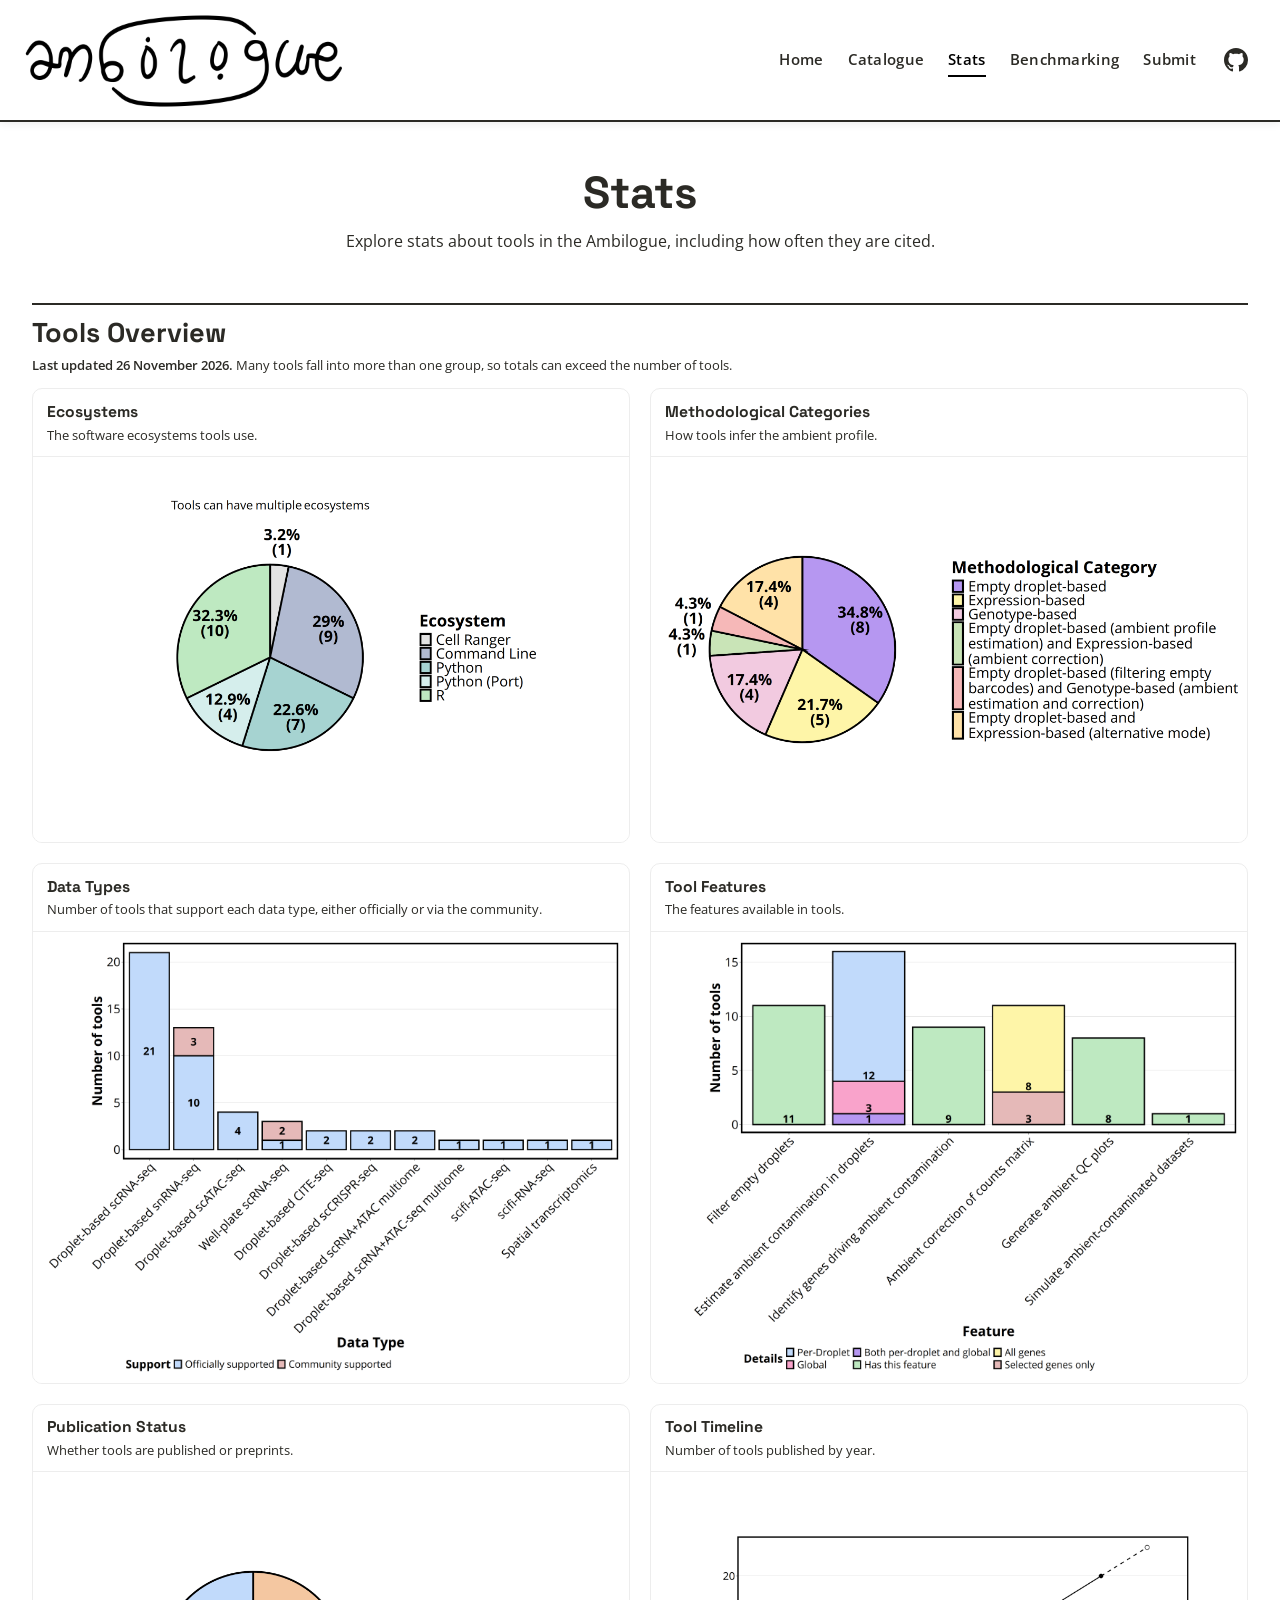
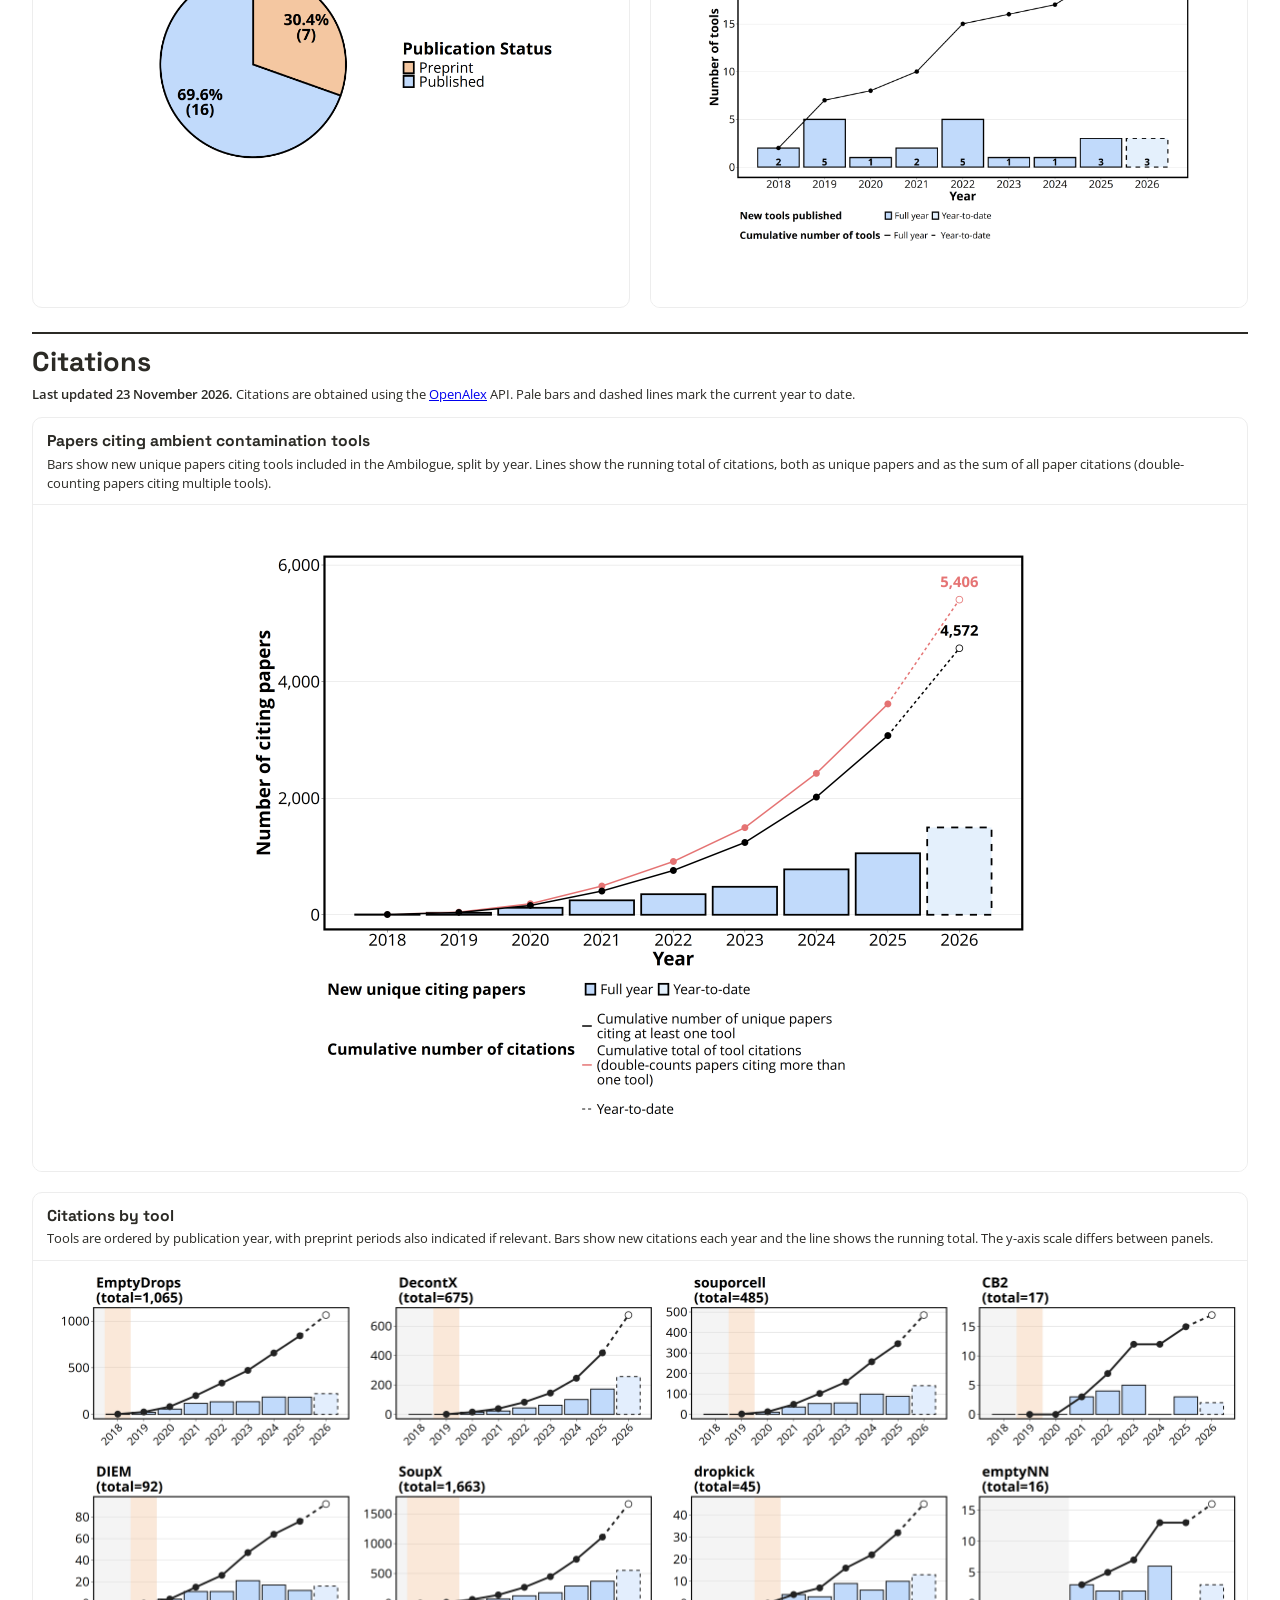
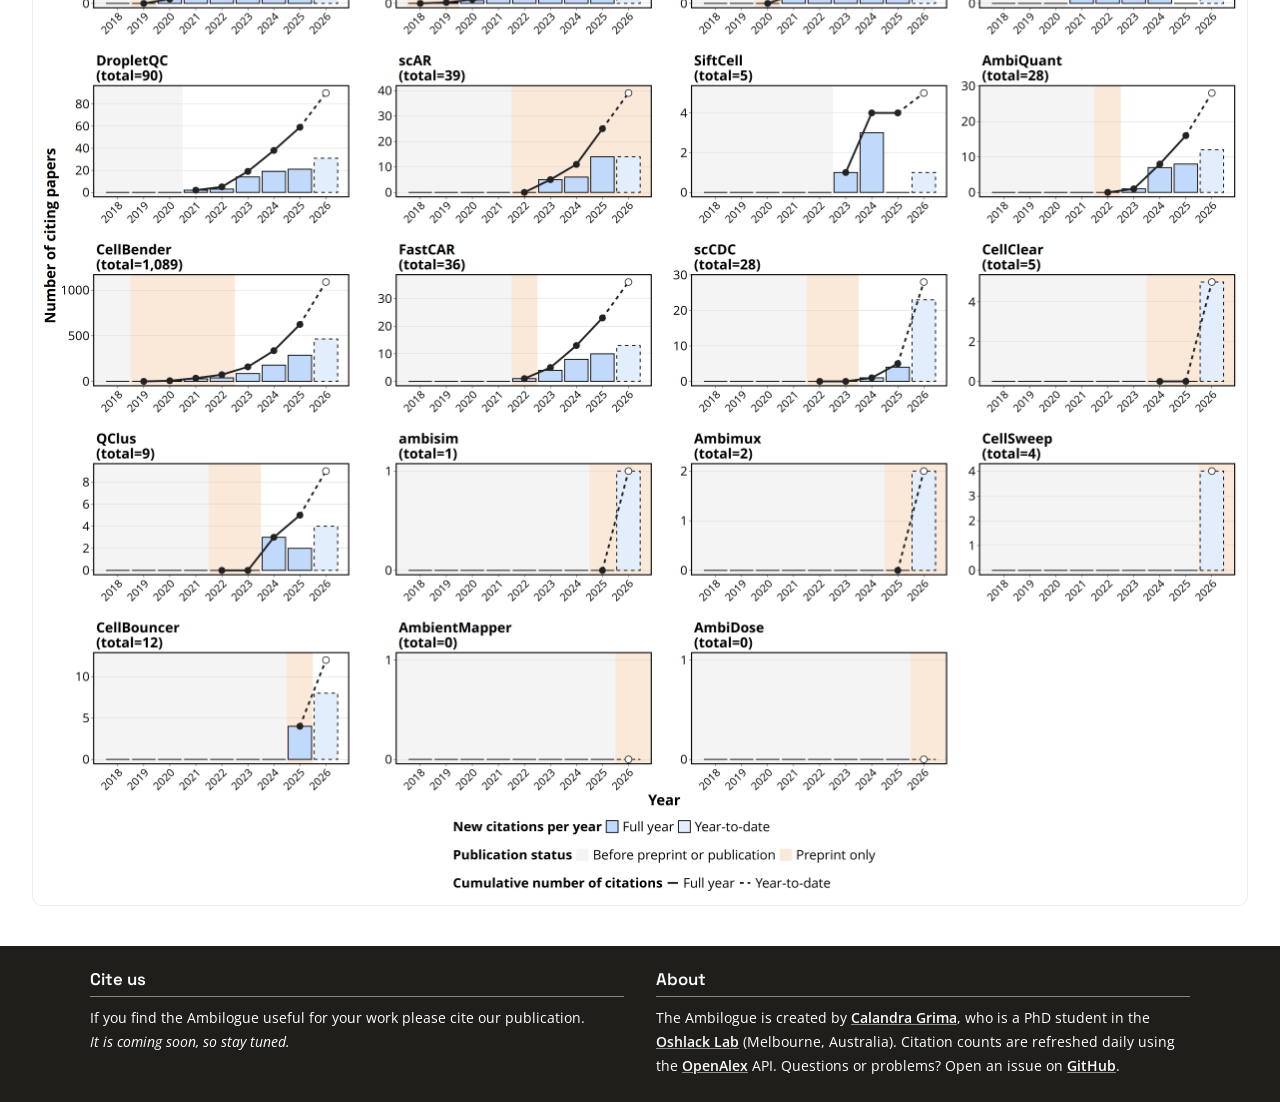
<file: plots.html>
<!DOCTYPE html>
<html lang="en">
<head>
  <meta charset="UTF-8" />
  <meta name="viewport" content="width=device-width, initial-scale=1.0" />
  <meta name="description" content="Summary plots for the Ambilogue: the ecosystems, categories, features and data types of ambient RNA contamination tools, and how often they are cited." />
  <title>Stats — Ambilogue</title>
  <meta property="og:title" content="Stats — Ambilogue" />
  <meta property="og:url" content="https://oshlacklab.com/Ambilogue/plots.html" />
  <meta property="og:type" content="website" />
  <meta property="og:image" content="https://oshlacklab.com/Ambilogue/AmbilogueAmbigramLogo.png" />
  <link rel="canonical" href="https://oshlacklab.com/Ambilogue/plots.html" />
  <link rel="icon" type="image/x-icon" href="favicon.ico" />
  <link rel="icon" type="image/png" sizes="32x32" href="AmbilogueMiniLogo.png" />
  <link rel="apple-touch-icon" href="AmbilogueMiniLogo.png" />
  <link href="https://fonts.googleapis.com/css2?family=Open+Sans:wght@400;600;700&family=Space+Grotesk:wght@600;700&display=swap" rel="stylesheet" />
  <link href="site.css" rel="stylesheet" />

  <style>
    *, *::before, *::after { box-sizing: border-box; margin: 0; padding: 0; }

    html, body { min-height: 100%; }
    body {
      font-family: 'Open Sans', sans-serif;
      background: #FFFFFF;
      color: #2B2A25;
      display: flex;
      flex-direction: column;
      min-height: 100vh;
    }

    /* ── Header (matches index.html) ── */
    header {
      background: #ffffff;
      color: #2B2A25;
      padding: 1.25rem 2rem;
      flex-shrink: 0;
      display: flex;
      align-items: center;
      gap: 1rem;
      border-bottom: 2px solid #2B2A25;
      box-shadow: 0 2px 8px rgba(43,42,37,0.08);
      overflow: hidden;
    }
    .site-logo {
      height: 100px;
      width: auto;
      flex-shrink: 0;
      margin: -10px 0 -10px -8px;
      display: block;
    }
    .header-right {
      display: flex;
      flex-direction: column;
      justify-content: center;
      gap: 0.35rem;
      flex: 1;
    }
    .page-title { font-size: 1.35rem; font-weight: 700; }
    .subtitle { font-size: 0.85rem; color: #2B2A25; font-weight: normal; }
    .header-btn {
      display: inline-flex;
      align-items: center;
      gap: 5px;
      padding: 0 16px;
      height: 32px;
      background: #ffffff;
      color: #000000;
      border: 1.5px solid #000000;
      border-radius: 999px;
      font-size: 0.84rem;
      font-family: inherit;
      font-weight: 600;
      letter-spacing: 0.02em;
      cursor: pointer;
      text-decoration: none;
      white-space: nowrap;
      flex-shrink: 0;
      transition: background 0.15s, color 0.15s;
    }
    .header-btn:hover { background: #000000; color: #ffffff; }

    /* ── Plots ── */
    main {
      flex: 1 0 auto;
      width: 100%;
      max-width: 1800px;
      margin: 0 auto;
      padding: 1rem 2rem 2.5rem;
    }
    .section-title {
      font-size: 1.7rem;
      font-weight: 700;
      margin: 1.5rem 0 0.4rem;
      padding-top: 0.6rem;
      border-top: 2px solid #2B2A25;
    }
    .section-title:first-child { margin-top: 0; }
    .section-note { font-size: 0.84rem; color: #2B2A25; margin-bottom: 0.9rem; }
    .section-note .updated { font-weight: 600; color: #2B2A25; }

    .plot-grid {
      display: grid;
      grid-template-columns: repeat(12, 1fr);
      gap: 1.25rem;
    }
    .card {
      grid-column: span 6;
      background: #ffffff;
      border: 1.5px solid #EDEDED;
      border-radius: 10px;
      overflow: hidden;
      display: flex;
      flex-direction: column;
      transition: border-color 0.15s, box-shadow 0.15s;
    }
    .card.wide { grid-column: span 12; }
    .card:hover { border-color: #2B2A25; box-shadow: 0 2px 10px rgba(43,42,37,0.12); }
    .card button.thumb {
      display: block;
      width: 100%;
      padding: 0.5rem;
      border: 0;
      background: #ffffff;
      cursor: zoom-in;
    }
    .card button.thumb img { display: block; width: auto; max-width: 100%; max-height: 520px; height: auto; margin: 0 auto; }
    .card.wide button.thumb img { width: 100%; max-width: 900px; max-height: none; margin: 0 auto; }
    .card.large button.thumb img { max-width: 100%; }
    .card figcaption {
      padding: 0.8rem 0.9rem 0.7rem;
      border-bottom: 1px solid #EDEDED;
      font-size: 0.82rem;
      color: #2B2A25;
      line-height: 1.45;
    }
    .card figcaption .card-title { display: block; font-size: 0.98rem; font-weight: 700; color: #2B2A25; line-height: 1.35; margin-bottom: 0.15rem; }

    @media (max-width: 800px) {
      header { padding: 1rem; flex-wrap: wrap; }
      .site-logo { height: 70px; }
      main { padding: 1rem; }
      .card, .card.wide { grid-column: span 12; }
    }

    /* ── Lightbox ── */
    #lightbox {
      position: fixed; inset: 0;
      background: rgba(20,20,20,0.88);
      display: none;
      align-items: center; justify-content: center;
      z-index: 1000;
      padding: 2.5rem 4rem 3.5rem;
    }
    #lightbox.open { display: flex; }
    #lightbox img {
      max-width: 100%; max-height: 100%;
      background: #ffffff;
      border-radius: 6px;
      box-shadow: 0 8px 40px rgba(0,0,0,0.5);
    }
    .lb-btn {
      position: absolute;
      background: rgba(255,255,255,0.12);
      color: #ffffff;
      border: 0;
      width: 44px; height: 44px;
      border-radius: 50%;
      font-size: 1.5rem;
      line-height: 1;
      cursor: pointer;
    }
    .lb-btn:hover { background: rgba(255,255,255,0.28); }
    #lb-close { top: 1rem; right: 1rem; }
    #lb-prev  { left: 0.75rem; top: 50%; transform: translateY(-50%); }
    #lb-next  { right: 0.75rem; top: 50%; transform: translateY(-50%); }
    #lb-caption {
      position: absolute; bottom: 0.75rem; left: 0; right: 0;
      text-align: center; color: #ffffff; font-size: 0.85rem;
    }

    /* ── Footer (matches index.html) ── */
    footer {
      padding: 0.5rem 0.75rem;
      font-size: 0.75rem;
      color: #2B2A25;
      border-top: 2px solid #2B2A25;
      background: #FFFFFF;
      flex-shrink: 0;
      display: flex;
      justify-content: space-between;
      align-items: center;
      gap: 1rem;
    }
    footer a { color: #2B2A25; text-decoration: none; }
    footer a:hover { color: #808080; text-decoration: underline; }
    .github-icon { width: 15px; height: 15px; fill: currentColor; vertical-align: middle; margin-bottom: 1px; }
    .github-link { display: inline-flex; align-items: center; margin-left: 0.4rem; vertical-align: middle; }
    .github-link:hover { color: #808080; text-decoration: none !important; }
  </style>
</head>
<body>

<header>
  <a class="logo-link" href="index.html" aria-label="Ambilogue home"><img src="AmbilogueAmbigramLogo.png" alt="Ambilogue" class="site-logo" /></a>
  <div class="header-right"></div>
  <nav class="site-nav" aria-label="Main">
    <a class="nav-link" href="index.html">Home</a>
    <a class="nav-link" href="catalogue.html">Catalogue</a>
    <a class="nav-link" href="plots.html" aria-current="page">Stats</a>
    <a class="nav-link" href="benchmarking.html">Benchmarking</a>
    <a class="nav-link" href="submit.html">Submit</a>
    <a class="nav-github" href="https://github.com/Oshlack/Ambilogue" target="_blank" rel="noopener" aria-label="Ambilogue on GitHub"><svg xmlns="http://www.w3.org/2000/svg" viewBox="0 0 16 16" class="nav-github-icon"><path d="M8 0C3.58 0 0 3.58 0 8c0 3.54 2.29 6.53 5.47 7.59.4.07.55-.17.55-.38 0-.19-.01-.82-.01-1.49-2.01.37-2.53-.49-2.69-.94-.09-.23-.48-.94-.82-1.13-.28-.15-.68-.52-.01-.53.63-.01 1.08.58 1.23.82.72 1.21 1.87.87 2.33.66.07-.52.28-.87.51-1.07-1.78-.2-3.64-.89-3.64-3.95 0-.87.31-1.59.82-2.15-.08-.2-.36-1.02.08-2.12 0 0 .67-.21 2.2.82.64-.18 1.32-.27 2-.27.68 0 1.36.09 2 .27 1.53-1.04 2.2-.82 2.2-.82.44 1.1.16 1.92.08 2.12.51.56.82 1.27.82 2.15 0 3.07-1.87 3.75-3.65 3.95.29.25.54.73.54 1.48 0 1.07-.01 1.93-.01 2.2 0 .21.15.46.55.38A8.013 8.013 0 0016 8c0-4.42-3.58-8-8-8z"/></svg></a>
  </nav>
</header>

<main>
  <div class="page-intro">
    <h1 class="page-title">Stats</h1>
    <p class="subtitle">Explore stats about tools in the Ambilogue, including how often they are cited.</p>
  </div>
  <h2 class="section-title">Tools Overview</h2>
  <p class="section-note"><span class="updated" id="tools-updated" hidden></span> Many tools fall into more than one group, so totals can exceed the number of tools.</p>
  <div class="plot-grid">
    <figure class="card">
      <figcaption><strong class="card-title">Ecosystems</strong>The software ecosystems tools use.</figcaption>
      <button type="button" class="thumb" data-title="Ecosystems"><img src="analysis/plots/ecosystem_pie.png" alt="Pie chart of the ecosystems (R, Python, command line, Cell Ranger) the tools run in, including ports if available" loading="lazy" /></button>
    </figure>
    <figure class="card">
      <figcaption><strong class="card-title">Methodological Categories</strong>How tools infer the ambient profile.</figcaption>
      <button type="button" class="thumb" data-title="Methodological Category"><img src="analysis/plots/methodological_categories_pie.png" alt="Pie chart of the methodological categories" loading="lazy" /></button>
    </figure>
    <figure class="card">
      <figcaption><strong class="card-title">Data Types</strong>Number of tools that support each data type, either officially or via the community.</figcaption>
      <button type="button" class="thumb" data-title="Data Types"><img src="analysis/plots/technology_suitability_bar.png" alt="Stacked bar chart of the data types the tools support, split into officially supported and community supported" loading="lazy" /></button>
    </figure>
    <figure class="card">
      <figcaption><strong class="card-title">Tool Features</strong>The features available in tools.</figcaption>
      <button type="button" class="thumb" data-title="Tool features"><img src="analysis/plots/ambient_feature_bar.png" alt="Stacked bar chart of the features offered by the tools" loading="lazy" /></button>
    </figure>
    <figure class="card">
      <figcaption><strong class="card-title">Publication Status</strong>Whether tools are published or preprints.</figcaption>
      <button type="button" class="thumb" data-title="Publication Status"><img src="analysis/plots/publication_status_pie.png" alt="Pie chart of how many tools are published and how many are preprints" loading="lazy" /></button>
    </figure>
    <figure class="card">
      <figcaption><strong class="card-title">Tool Timeline</strong>Number of tools published by year.</figcaption>
      <button type="button" class="thumb" data-title="Tool Timeline"><img src="analysis/plots/tool_year_bar.png" alt="Bar chart of the number of tools published each year" loading="lazy" /></button>
    </figure>
  </div>

  <h2 class="section-title">Citations</h2>
  <p class="section-note"><span class="updated" id="citations-updated" hidden></span> Citations are obtained using the <a href="https://openalex.org/" target="_blank" rel="noopener">OpenAlex</a> API. Pale bars and dashed lines mark the current year to date.</p>
  <div class="plot-grid">
    <figure class="card wide">
      <figcaption><strong class="card-title">Papers citing ambient contamination tools</strong>Bars show new unique papers citing tools included in the Ambilogue, split by year. Lines show the running total of citations, both as unique papers and as the sum of all paper citations (double-counting papers citing multiple tools).</figcaption>
      <button type="button" class="thumb" data-title="Papers citing ambient contamination tools"><img src="analysis/plots/citations_overall.png" alt="Bar chart of new unique citing papers per year across all tools, with lines for the cumulative totals" loading="lazy" /></button>
    </figure>
    <figure class="card wide large">
      <figcaption><strong class="card-title">Citations by tool</strong>Tools are ordered by publication year, with preprint periods also indicated if relevant. Bars show new citations each year and the line shows the running total. The y-axis scale differs between panels.</figcaption>
      <button type="button" class="thumb" data-title="Citations by tool"><img src="analysis/plots/citations_by_tool.png" alt="Small-multiple bar charts of new citations per year for each tool, with a cumulative line and the publication year marked" loading="lazy" /></button>
    </figure>
  </div>
</main>

<div id="lightbox" role="dialog" aria-modal="true" aria-label="Enlarged plot">
  <button type="button" class="lb-btn" id="lb-close" aria-label="Close">×</button>
  <button type="button" class="lb-btn" id="lb-prev" aria-label="Previous plot">‹</button>
  <img id="lb-img" alt="" />
  <button type="button" class="lb-btn" id="lb-next" aria-label="Next plot">›</button>
  <div id="lb-caption"></div>
</div>

<footer class="site-footer">
  <div class="footer-blocks">
    <div class="info-block">
      <h2>Cite us</h2>
      <p>If you find the Ambilogue useful for your work please cite our publication.<br><em>It is coming soon, so stay tuned.</em></p>
    </div>
    <div class="info-block">
      <h2>About</h2>
      <p>The Ambilogue is created by <a href="https://linktr.ee/calandragrima" target="_blank" rel="noopener">Calandra Grima</a>, who is a PhD student in the <a href="https://oshlacklab.com/" target="_blank" rel="noopener">Oshlack Lab</a> (Melbourne, Australia). Citation counts are refreshed daily using the <a href="https://openalex.org/" target="_blank" rel="noopener">OpenAlex</a> API. Questions or problems? Open an issue on <a href="https://github.com/Oshlack/Ambilogue/issues" target="_blank" rel="noopener">GitHub</a>.</p>
    </div>
  </div>
</footer>

<script>
"use strict";
(function () {
  var thumbs = Array.prototype.slice.call(document.querySelectorAll("button.thumb"));
  var box = document.getElementById("lightbox");
  var img = document.getElementById("lb-img");
  var cap = document.getElementById("lb-caption");
  var current = -1;

  function show(i) {
    current = (i + thumbs.length) % thumbs.length;
    var t = thumbs[current], src = t.querySelector("img");
    img.src = src.getAttribute("src");
    img.alt = src.getAttribute("alt") || "";
    cap.textContent = t.getAttribute("data-title") + "  (" + (current + 1) + " / " + thumbs.length + ")";
    box.classList.add("open");
  }
  function close() { box.classList.remove("open"); img.removeAttribute("src"); if (current >= 0) thumbs[current].focus(); }

  thumbs.forEach(function (t, i) { t.addEventListener("click", function () { show(i); }); });
  document.getElementById("lb-close").addEventListener("click", close);
  document.getElementById("lb-prev").addEventListener("click", function (e) { e.stopPropagation(); show(current - 1); });
  document.getElementById("lb-next").addEventListener("click", function (e) { e.stopPropagation(); show(current + 1); });
  box.addEventListener("click", function (e) { if (e.target === box) close(); });
  document.addEventListener("keydown", function (e) {
    if (!box.classList.contains("open")) return;
    if (e.key === "Escape") close();
    else if (e.key === "ArrowLeft") show(current - 1);
    else if (e.key === "ArrowRight") show(current + 1);
  });
})();
</script>

<script>
"use strict";
/* "Last updated" dates: written by the R scripts into analysis/plots/*.txt each time the plots are redrawn. */
(function () {
  var MONTHS = ["January","February","March","April","May","June","July","August","September","October","November","December"];
  function pretty(iso) {
    var m = /^(\d{4})-(\d{2})-(\d{2})/.exec(String(iso).trim());
    return m ? parseInt(m[3], 10) + " " + MONTHS[parseInt(m[2], 10) - 1] + " " + m[1] : null;
  }
  [["analysis/plots/tools_last_updated.txt", "tools-updated"],
   ["analysis/plots/citations_last_updated.txt", "citations-updated"]].forEach(function (pair) {
    fetch(pair[0], { cache: "no-cache" })
      .then(function (r) { return r.ok ? r.text() : Promise.reject(); })
      .then(function (txt) {
        var d = pretty(txt), el = document.getElementById(pair[1]);
        if (d && el) { el.textContent = "Last updated " + d + "."; el.hidden = false; }
      })
      .catch(function () {});
  });
})();
</script>

</body>
</html>
</file>
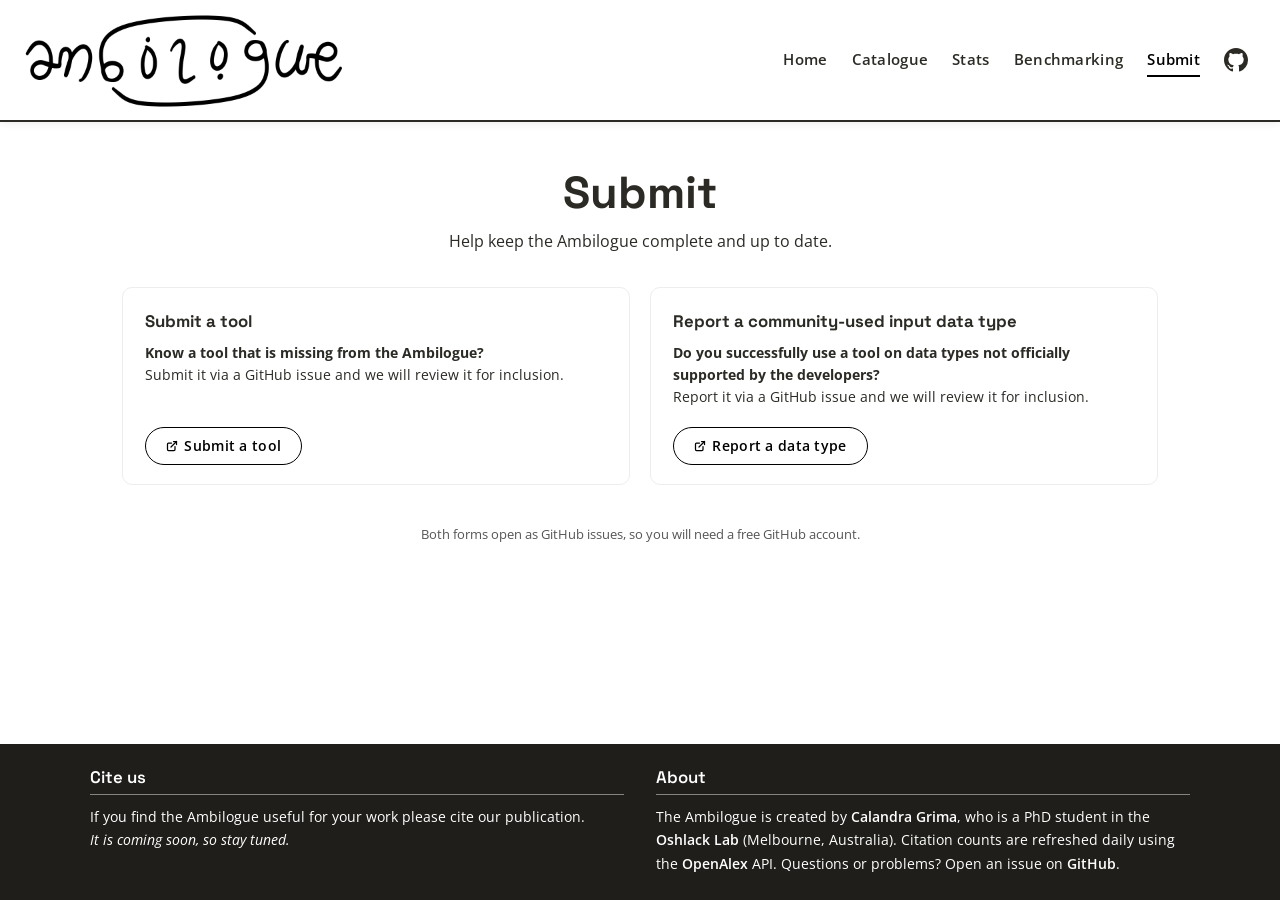
<file: submit.html>
<!DOCTYPE html>
<html lang="en">
<head>
  <meta charset="UTF-8" />
  <meta name="viewport" content="width=device-width, initial-scale=1.0" />
  <meta name="description" content="Submit a missing tool to the Ambilogue, or report a community-used input data type for an existing tool." />
  <title>Submit — Ambilogue</title>
  <meta property="og:title" content="Submit — Ambilogue" />
  <meta property="og:url" content="https://oshlacklab.com/Ambilogue/submit.html" />
  <meta property="og:type" content="website" />
  <meta property="og:image" content="https://oshlacklab.com/Ambilogue/AmbilogueAmbigramLogo.png" />
  <link rel="canonical" href="https://oshlacklab.com/Ambilogue/submit.html" />
  <link rel="icon" type="image/x-icon" href="favicon.ico" />
  <link rel="icon" type="image/png" sizes="32x32" href="AmbilogueMiniLogo.png" />
  <link rel="apple-touch-icon" href="AmbilogueMiniLogo.png" />
  <link href="https://fonts.googleapis.com/css2?family=Open+Sans:wght@400;600;700&family=Space+Grotesk:wght@600;700&display=swap" rel="stylesheet" />
  <link href="site.css" rel="stylesheet" />
</head>
<body class="simple">

<header>
  <a class="logo-link" href="index.html" aria-label="Ambilogue home"><img src="AmbilogueAmbigramLogo.png" alt="Ambilogue" class="site-logo" /></a>
  <div class="header-right"></div>
  <nav class="site-nav" aria-label="Main">
    <a class="nav-link" href="index.html">Home</a>
    <a class="nav-link" href="catalogue.html">Catalogue</a>
    <a class="nav-link" href="plots.html">Stats</a>
    <a class="nav-link" href="benchmarking.html">Benchmarking</a>
    <a class="nav-link" href="submit.html" aria-current="page">Submit</a>
    <a class="nav-github" href="https://github.com/Oshlack/Ambilogue" target="_blank" rel="noopener" aria-label="Ambilogue on GitHub"><svg xmlns="http://www.w3.org/2000/svg" viewBox="0 0 16 16" class="nav-github-icon"><path d="M8 0C3.58 0 0 3.58 0 8c0 3.54 2.29 6.53 5.47 7.59.4.07.55-.17.55-.38 0-.19-.01-.82-.01-1.49-2.01.37-2.53-.49-2.69-.94-.09-.23-.48-.94-.82-1.13-.28-.15-.68-.52-.01-.53.63-.01 1.08.58 1.23.82.72 1.21 1.87.87 2.33.66.07-.52.28-.87.51-1.07-1.78-.2-3.64-.89-3.64-3.95 0-.87.31-1.59.82-2.15-.08-.2-.36-1.02.08-2.12 0 0 .67-.21 2.2.82.64-.18 1.32-.27 2-.27.68 0 1.36.09 2 .27 1.53-1.04 2.2-.82 2.2-.82.44 1.1.16 1.92.08 2.12.51.56.82 1.27.82 2.15 0 3.07-1.87 3.75-3.65 3.95.29.25.54.73.54 1.48 0 1.07-.01 1.93-.01 2.2 0 .21.15.46.55.38A8.013 8.013 0 0016 8c0-4.42-3.58-8-8-8z"/></svg></a>
  </nav>
</header>

<main>
  <div class="page-intro">
    <h1 class="page-title">Submit</h1>
    <p class="subtitle">Help keep the Ambilogue complete and up to date.</p>
  </div>
  <section class="cards two" aria-label="Submission options">
    <div class="action-card static">
      <h2>Submit a tool</h2>
      <p><strong>Know a tool that is missing from the Ambilogue?</strong><br>Submit it via a GitHub issue and we will review it for inclusion.</p>
      <a class="btn" href="https://github.com/Oshlack/Ambilogue/issues/new?template=new_tool.yml" target="_blank" rel="noopener"><svg width="12" height="12" viewBox="0 0 24 24" fill="none" stroke="currentColor" stroke-width="2.5" stroke-linecap="round" stroke-linejoin="round"><path d="M18 13v6a2 2 0 0 1-2 2H5a2 2 0 0 1-2-2V8a2 2 0 0 1 2-2h6"/><polyline points="15 3 21 3 21 9"/><line x1="10" y1="14" x2="21" y2="3"/></svg>Submit a tool</a>
    </div>
    <div class="action-card static">
      <h2>Report a community-used input data type</h2>
      <p><strong>Do you successfully use a tool on data types not officially supported by the developers?</strong><br>Report it via a GitHub issue and we will review it for inclusion.</p>
      <a class="btn" href="https://github.com/Oshlack/Ambilogue/issues/new?template=community_input_type.yml" target="_blank" rel="noopener"><svg width="12" height="12" viewBox="0 0 24 24" fill="none" stroke="currentColor" stroke-width="2.5" stroke-linecap="round" stroke-linejoin="round"><path d="M18 13v6a2 2 0 0 1-2 2H5a2 2 0 0 1-2-2V8a2 2 0 0 1 2-2h6"/><polyline points="15 3 21 3 21 9"/><line x1="10" y1="14" x2="21" y2="3"/></svg>Report a data type</a>
    </div>
  </section>
  <p class="submit-note">Both forms open as GitHub issues, so you will need a free GitHub account.</p>
</main>

<footer class="site-footer">
  <div class="footer-blocks">
    <div class="info-block">
      <h2>Cite us</h2>
      <p>If you find the Ambilogue useful for your work please cite our publication.<br><em>It is coming soon, so stay tuned.</em></p>
    </div>
    <div class="info-block">
      <h2>About</h2>
      <p>The Ambilogue is created by <a href="https://linktr.ee/calandragrima" target="_blank" rel="noopener">Calandra Grima</a>, who is a PhD student in the <a href="https://oshlacklab.com/" target="_blank" rel="noopener">Oshlack Lab</a> (Melbourne, Australia). Citation counts are refreshed daily using the <a href="https://openalex.org/" target="_blank" rel="noopener">OpenAlex</a> API. Questions or problems? Open an issue on <a href="https://github.com/Oshlack/Ambilogue/issues" target="_blank" rel="noopener">GitHub</a>.</p>
    </div>
  </div>
</footer>

</body>
</html>
</file>
<file: site.css>
/* Shared styles for the Ambilogue site: nav bar (all pages) and the simple pages (landing, submit). */

/* ── Logo link + nav (all pages) ── */
header > a.logo-link { display: flex; flex-shrink: 0; }
.footer-left { display: flex; align-items: center; gap: 1rem; flex-wrap: wrap; }
.site-nav { display: flex; align-items: center; gap: 1.5rem; flex-shrink: 0; }
.site-nav a.nav-link {
  font-size: 0.92rem;
  font-weight: 600;
  letter-spacing: 0.02em;
  color: #2B2A25;
  text-decoration: none;
  padding: 0.35rem 0;
  border-bottom: 2px solid transparent;
  transition: border-color 0.15s, color 0.15s;
}
.site-nav a.nav-link:hover { border-bottom-color: #808080; }
.site-nav a.nav-link[aria-current="page"] { color: #000000; border-bottom-color: #000000; }
.nav-github { display: inline-flex; align-items: center; color: #2B2A25; margin-left: 0.25rem; }
.nav-github:hover { color: #808080; }
.nav-github-icon { width: 24px; height: 24px; fill: currentColor; }
@media (max-width: 800px) { .site-nav { flex-wrap: wrap; gap: 0.75rem 1rem; flex-shrink: 1; min-width: 0; max-width: 100%; } }

/* ── Simple pages (landing, submit) ── */
body.simple *, body.simple *::before, body.simple *::after { box-sizing: border-box; margin: 0; padding: 0; }
body.simple {
  margin: 0;
  font-family: 'Open Sans', sans-serif;
  background: #FFFFFF;
  color: #2B2A25;
  display: flex;
  flex-direction: column;
  min-height: 100vh;
}
body.simple header {
  background: #ffffff;
  padding: 1.25rem 2rem;
  flex-shrink: 0;
  display: flex;
  align-items: center;
  gap: 1rem;
  border-bottom: 2px solid #2B2A25;
  box-shadow: 0 2px 8px rgba(43,42,37,0.08);
  overflow: hidden;
}
body.simple .site-logo { height: 100px; width: auto; flex-shrink: 0; margin: -10px 0 -10px -8px; display: block; }
body.simple .header-right { display: flex; flex-direction: column; justify-content: center; gap: 0.35rem; flex: 1; }
body.simple .page-title { font-size: 1.35rem; font-weight: 700; }
body.simple .subtitle { font-size: 0.85rem; color: #2B2A25; font-weight: normal; }
@media (max-width: 800px) {
  body.simple header { padding: 1rem; flex-wrap: wrap; }
  body.simple .site-logo { height: 70px; }
}

body.simple main { flex: 1 0 auto; width: 100%; max-width: 1100px; margin: 0 auto; padding: 1rem 2rem 3rem; }
@media (max-width: 800px) { body.simple main { padding: 1rem; } }

body.simple .btn {
  display: inline-flex;
  align-items: center;
  gap: 6px;
  padding: 0 20px;
  height: 38px;
  background: #ffffff;
  color: #000000;
  border: 1.5px solid #000000;
  border-radius: 999px;
  font-size: 0.9rem;
  font-family: inherit;
  font-weight: 600;
  letter-spacing: 0.02em;
  text-decoration: none;
  white-space: nowrap;
  transition: background 0.15s, color 0.15s;
}
body.simple .btn:hover { background: #000000; color: #ffffff; }

/* hero */
body.simple .hero { text-align: center; padding: 3rem 0 2.5rem; max-width: 780px; margin: 0 auto; }
body.simple .hero h1 { font-size: 2.4rem; font-weight: 700; line-height: 1.2; }
body.simple .hero .lead { font-size: 1.05rem; line-height: 1.65; color: #2B2A25; margin: 1.1rem 0 1.4rem; }
body.simple .hero .count { font-size: 1.6rem; color: #000000; margin-bottom: 1.4rem; }
body.simple .hero .count[hidden] { display: none; }
body.simple .count-num { font-size: inherit; font-weight: 700; color: #000000; }

/* cards */
body.simple .cards { display: grid; grid-template-columns: repeat(3, 1fr); gap: 1.25rem; margin-bottom: 2.5rem; }
body.simple .cards.two { grid-template-columns: repeat(2, 1fr); margin-top: 2rem; }
@media (max-width: 800px) { body.simple .cards, body.simple .cards.two { grid-template-columns: 1fr; } }
body.simple .action-card {
  display: flex;
  flex-direction: column;
  gap: 0.6rem;
  padding: 1.4rem 1.4rem 1.2rem;
  border: 1.5px solid #EDEDED;
  border-radius: 10px;
  background: #ffffff;
  color: inherit;
  text-decoration: none;
  transition: border-color 0.15s, box-shadow 0.15s;
}
body.simple a.action-card:hover { border-color: #2B2A25; box-shadow: 0 2px 10px rgba(43,42,37,0.12); }
body.simple .card-icon svg { width: 34px; height: 34px; color: #2B2A25; display: block; }
body.simple .action-card h2 { font-size: 1.05rem; font-weight: 700; }
body.simple .action-card p { font-size: 0.88rem; line-height: 1.55; color: #2B2A25; flex: 1; }
body.simple .action-card.static .btn { align-self: flex-start; margin-top: 0.6rem; }
body.simple .card-link { display: inline-flex; align-items: center; gap: 6px; font-size: 0.85rem; font-weight: 600; color: #000000; }
body.simple .submit-note { text-align: center; font-size: 0.82rem; color: #555555; }

/* cite + about */
.info-blocks { display: grid; grid-template-columns: repeat(2, 1fr); gap: 2rem; padding-top: 1.5rem; border-top: 1px solid #EDEDED; }
@media (max-width: 800px) { .info-blocks { grid-template-columns: 1fr; } }
.info-block h2 { font-size: 1.05rem; font-weight: 700; margin-bottom: 0.4rem; }
.info-block p { font-size: 0.9rem; line-height: 1.65; color: #555555; }
.info-block a { color: #2B2A25; font-weight: 600; text-decoration: underline; text-decoration-color: #BBBBBB; }
.info-block a:hover { color: #808080; }

/* footer */
body.simple footer {
  padding: 0.5rem 0.75rem;
  font-size: 0.75rem;
  color: #2B2A25;
  border-top: 2px solid #2B2A25;
  background: #FFFFFF;
  flex-shrink: 0;
  display: flex;
  justify-content: space-between;
  align-items: center;
  gap: 1rem;
}
body.simple footer a { color: #2B2A25; text-decoration: none; }
body.simple footer a:hover { color: #808080; text-decoration: underline; }
body.simple .github-icon { width: 15px; height: 15px; fill: currentColor; vertical-align: middle; margin-bottom: 1px; }
body.simple .github-link { display: inline-flex; align-items: center; margin-left: 0.4rem; vertical-align: middle; }
body.simple .github-link:hover { color: #808080; text-decoration: none !important; }

/* landing-page footer holding the Cite us and About blocks */
footer.site-footer.site-footer { display: block; padding: 1.25rem 2rem 1.5rem; font-size: inherit; }
footer.site-footer .footer-blocks { max-width: 1100px; margin: 0 auto; display: grid; grid-template-columns: repeat(2, 1fr); gap: 2rem; }
@media (max-width: 800px) {
  footer.site-footer.site-footer { padding: 1rem; }
  footer.site-footer .footer-blocks { grid-template-columns: 1fr; gap: 1rem; }
}

/* black footer with white text (landing page) */
footer.site-footer.site-footer { background: #1F1E1A; color: #ffffff; border-top-color: #1F1E1A; }
footer.site-footer .info-block h2,
footer.site-footer .info-block p { color: #ffffff; }
footer.site-footer .info-block a { color: #ffffff; text-decoration-color: rgba(255,255,255,0.5); }
footer.site-footer .info-block a:hover { color: #CCCCCC; text-decoration-color: #CCCCCC; }

/* line under the footer headings */
footer.site-footer .info-block h2 { padding-bottom: 0.4rem; margin-bottom: 0.6rem; border-bottom: 1px solid rgba(255,255,255,0.45); }

/* tool count: fade and rise in while the number counts up */
body.simple .hero .count.count-in { animation: count-in 0.7s ease-out both; }
body.simple .count-num { font-variant-numeric: tabular-nums; }
@keyframes count-in { from { opacity: 0; transform: translateY(8px); } to { opacity: 1; transform: none; } }
@media (prefers-reduced-motion: reduce) { body.simple .hero .count.count-in { animation: none; } }

/* trailing "..." that appears one dot at a time, then loops */
body.simple .dots span { opacity: 0; animation: dot-appear 1.8s infinite; }
body.simple .dots span:nth-child(2) { animation-delay: 0.3s; }
body.simple .dots span:nth-child(3) { animation-delay: 0.6s; }
@keyframes dot-appear { 0%, 10% { opacity: 0; } 25%, 80% { opacity: 1; } 95%, 100% { opacity: 0; } }
@media (prefers-reduced-motion: reduce) { body.simple .dots span { animation: none; opacity: 1; } }

/* ── Heading font: Space Grotesk (body text stays Open Sans) ── */
:root { --font-heading: 'Space Grotesk', 'Open Sans', sans-serif; }
.page-title,
.hero h1,
.action-card h2,
.info-block h2,
.section-title,
.card-title,
.hero .count { font-family: var(--font-heading); }
.hero h1 { font-weight: 700; }
.action-card h2, .info-block h2, .section-title, .card-title, .page-title { font-weight: 600; }

/* page title and intro sit in the page body, keeping the header clean (Stats, Submit) */
html body .page-intro { text-align: center; max-width: 780px; margin: 0 auto; padding: 1.75rem 0 1.5rem; }
html body .page-intro .page-title { font-size: 2.8rem; line-height: 1.2; font-weight: 700; }
html body .page-intro .subtitle { font-size: 1rem; line-height: 1.6; margin-top: 0.6rem; color: #2B2A25; font-weight: normal; }
body.simple .cards.two { margin-top: 0.5rem; }

/* ── Benchmarking page ── */
body.simple main.bench { max-width: 1400px; }
body.simple .cards.four { grid-template-columns: repeat(4, 1fr); margin-top: 0.5rem; }
@media (max-width: 1100px) { body.simple .cards.four { grid-template-columns: repeat(2, 1fr); } }
@media (max-width: 800px)  { body.simple .cards.four { grid-template-columns: 1fr; } }
body.simple .bm-card { gap: 0.5rem; }
body.simple .bm-card h2 { font-size: 1.15rem; }
body.simple .bm-card p { font-size: 0.85rem; }

.bench-table-wrap { overflow-x: auto; border: 1.5px solid #EDEDED; border-radius: 10px; margin-bottom: 1rem; }
.bench-table { border-collapse: collapse; width: 100%; min-width: 1500px; font-size: 0.84rem; }
.bench-table th {
  text-align: left;
  font-family: var(--font-heading);
  font-size: 0.85rem;
  font-weight: 600;
  padding: 0.75rem 0.8rem;
  background: #F7F7F5;
  border-bottom: 2px solid #2B2A25;
  vertical-align: bottom;
}
.bench-table td { padding: 0.8rem; vertical-align: top; border-bottom: 1px solid #EDEDED; line-height: 1.5; }
.bench-table tbody tr:last-child td { border-bottom: none; }
.bench-table .bm-center { text-align: center; }
.bench-table th:first-child,
.bench-table td:first-child { position: sticky; left: 0; z-index: 1; box-shadow: 1px 0 0 #EDEDED; }
.bench-table td:first-child { background: #FFFFFF; }
.bench-table th:first-child { background: #F7F7F5; }
.bench-table .bm-study { font-family: var(--font-heading); font-weight: 700; font-size: 0.9rem; min-width: 140px; }
.bench-table .bm-title { min-width: 230px; }
.bench-table .bm-date { min-width: 135px; }
.bench-table .bm-results-cell { min-width: 320px; }
.bench-table ul.bm-results { padding-left: 1.1rem; margin: 0; }
.bench-table ul.bm-results li { margin-bottom: 0.3rem; }
.bench-table ul.bm-results li:last-child { margin-bottom: 0; }

/* Preprint / Published tag (same colours as the catalogue) */
body.simple .bm-status {
  display: inline-block; padding: 2px 7px; border-radius: 4px;
  background: #e2e8f0; color: #64748b; font-size: 0.68rem; font-style: italic; vertical-align: middle; white-space: nowrap;
}
body.simple .bm-status.preprint  { background: #ffedd5; color: #9a3412; }
body.simple .bm-status.published { background: #dbeafe; color: #1e40af; }
.bm-note { font-size: 0.8em; color: #6b7280; font-style: italic; }

/* Publication / Preprint link buttons (same look as the catalogue) */
.bm-links { display: flex; flex-direction: column; gap: 4px; align-items: flex-start; }
a.bm-btn {
  display: inline-flex; align-items: center; justify-content: flex-start; gap: 4px;
  padding: 0 9px; height: 24px; min-width: 108px;
  color: #2B2A25; background: #fff; border: 1.5px solid #2B2A25; border-radius: 999px;
  text-decoration: none; font-size: 0.72rem; font-weight: 600; letter-spacing: 0.02em;
  transition: background 0.15s, color 0.15s;
}
a.bm-btn:hover { background: #2B2A25; color: #fff; }

/* Yes / No badges */
body.simple .bm-badge { display: inline-block; padding: 2px 9px; border-radius: 5px; font-size: 0.74rem; font-weight: 500; line-height: 1.4; background: #e2e8f0; color: #475569; }
body.simple .bm-badge.yes { background: #dcfce7; color: #15803d; }
body.simple .bm-badge.no  { background: #f1f5f9; color: #9ca3af; }

/* Tags for data types, tools and ground truth */
body.simple .bm-tag { display: inline-block; padding: 2px 8px; border-radius: 12px; font-size: 0.72rem; margin: 1px 3px 1px 0; white-space: nowrap; background: #e0f2fe; color: #0369a1; }
body.simple .bm-tag-scrna    { background: #dbeafe; color: #1d4ed8; }
body.simple .bm-tag-snrna    { background: #ede9fe; color: #7c3aed; }
body.simple .bm-tag-multiome { background: #ccfbf1; color: #0f766e; }
body.simple .bm-tag-well     { background: #d9f99d; color: #3f6212; }

/* Colour palette for tools tested and ground truth approaches (picked per name in benchmarking.html) */
body.simple .bm-pal-0 { background: #dbeafe; color: #1d4ed8; }  /* blue */
body.simple .bm-pal-1 { background: #ccfbf1; color: #0f766e; }  /* teal */
body.simple .bm-pal-2 { background: #fce7f3; color: #9d174d; }  /* pink */
body.simple .bm-pal-3 { background: #ffedd5; color: #c2410c; }  /* orange */
body.simple .bm-pal-4 { background: #ede9fe; color: #6d28d9; }  /* violet */
body.simple .bm-pal-5 { background: #fef9c3; color: #854d0e; }  /* yellow */
body.simple .bm-pal-6 { background: #d1fae5; color: #065f46; }  /* green */
body.simple .bm-pal-7 { background: #e0e7ff; color: #4338ca; }  /* indigo */
body.simple .bm-pal-8 { background: #fee2e2; color: #b91c1c; }  /* red */
body.simple .bm-pal-9 { background: #e2e8f0; color: #475569; }  /* slate */
body.simple .bm-pal-10 { background: #e0f2fe; color: #0369a1; }  /* sky */

.bench-error { text-align: center; font-size: 0.9rem; color: #991b1b; margin: 1rem 0; }
.bench-error[hidden] { display: none; }
</file>
